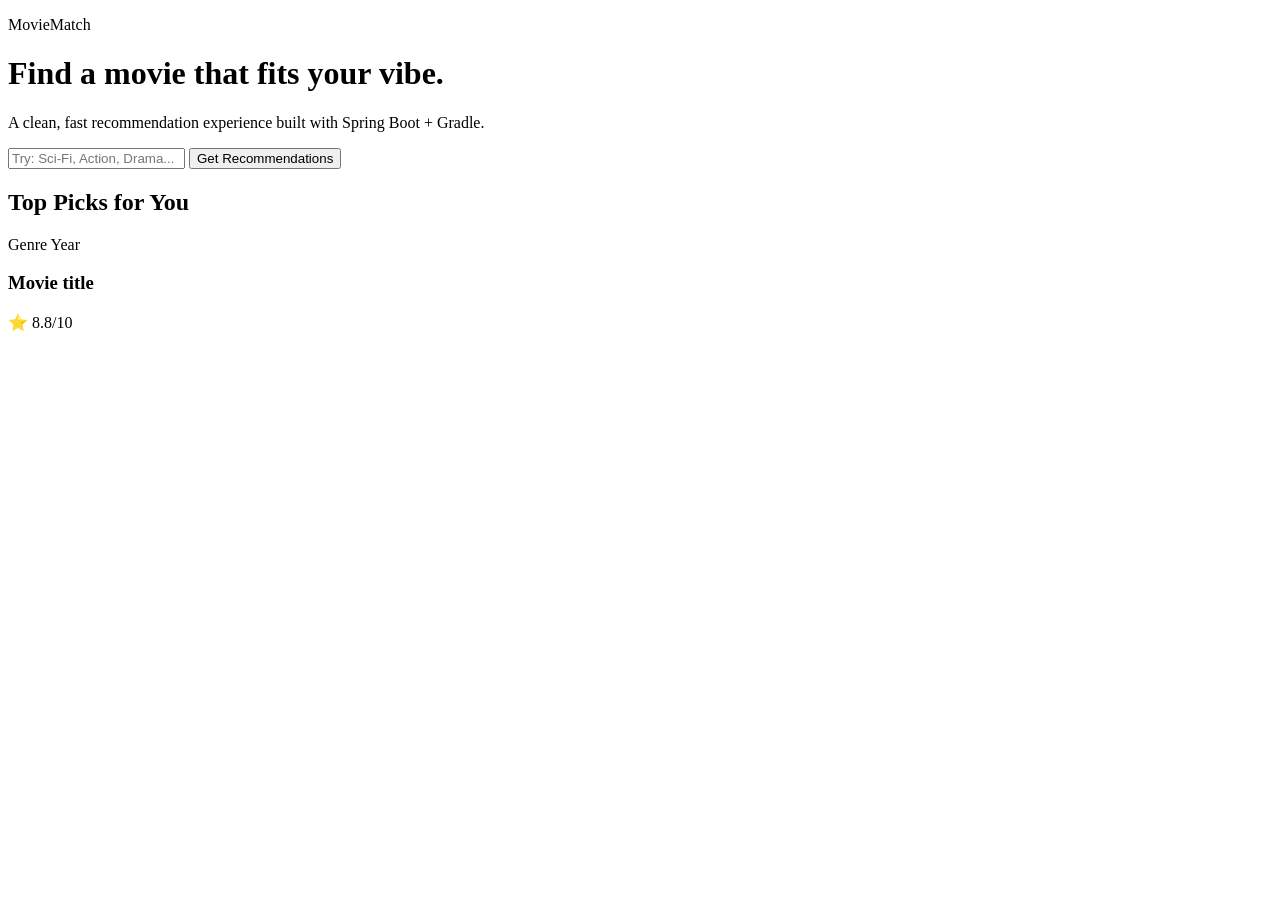
<file: src/main/resources/templates/index.html>
<!DOCTYPE html>
<html lang="en" xmlns:th="http://www.thymeleaf.org">
<head>
    <meta charset="UTF-8">
    <meta name="viewport" content="width=device-width, initial-scale=1.0">
    <title>MovieMatch | Discover Your Next Favorite Film</title>
    <link rel="preconnect" href="https://fonts.googleapis.com">
    <link rel="preconnect" href="https://fonts.gstatic.com" crossorigin>
    <link href="https://fonts.googleapis.com/css2?family=Inter:wght@400;600;700;800&display=swap" rel="stylesheet">
    <link rel="stylesheet" th:href="@{/css/style.css}">
</head>
<body>
<div class="page-wrap">
    <header class="hero">
        <p class="eyebrow">MovieMatch</p>
        <h1>Find a movie that fits your vibe.</h1>
        <p class="subtitle">A clean, fast recommendation experience built with Spring Boot + Gradle.</p>

        <form method="get" action="/" class="search-form">
            <input type="text" name="genre" th:value="${genre}" placeholder="Try: Sci-Fi, Action, Drama...">
            <button type="submit">Get Recommendations</button>
        </form>
    </header>

    <main>
        <section class="results-header">
            <h2 th:text="${#strings.isEmpty(genre) ? 'Top Picks for You' : 'Best ' + genre + ' Movies'}">Top Picks for You</h2>
        </section>

        <section class="card-grid">
            <article class="movie-card" th:each="movie : ${recommendations}">
                <div class="movie-meta">
                    <span th:text="${movie.genre()}">Genre</span>
                    <span th:text="${movie.releaseYear()}">Year</span>
                </div>
                <h3 th:text="${movie.title()}">Movie title</h3>
                <p class="rating">⭐ <span th:text="${movie.rating()}">8.8</span>/10</p>
            </article>
        </section>
    </main>
</div>
</body>
</html>
</file>
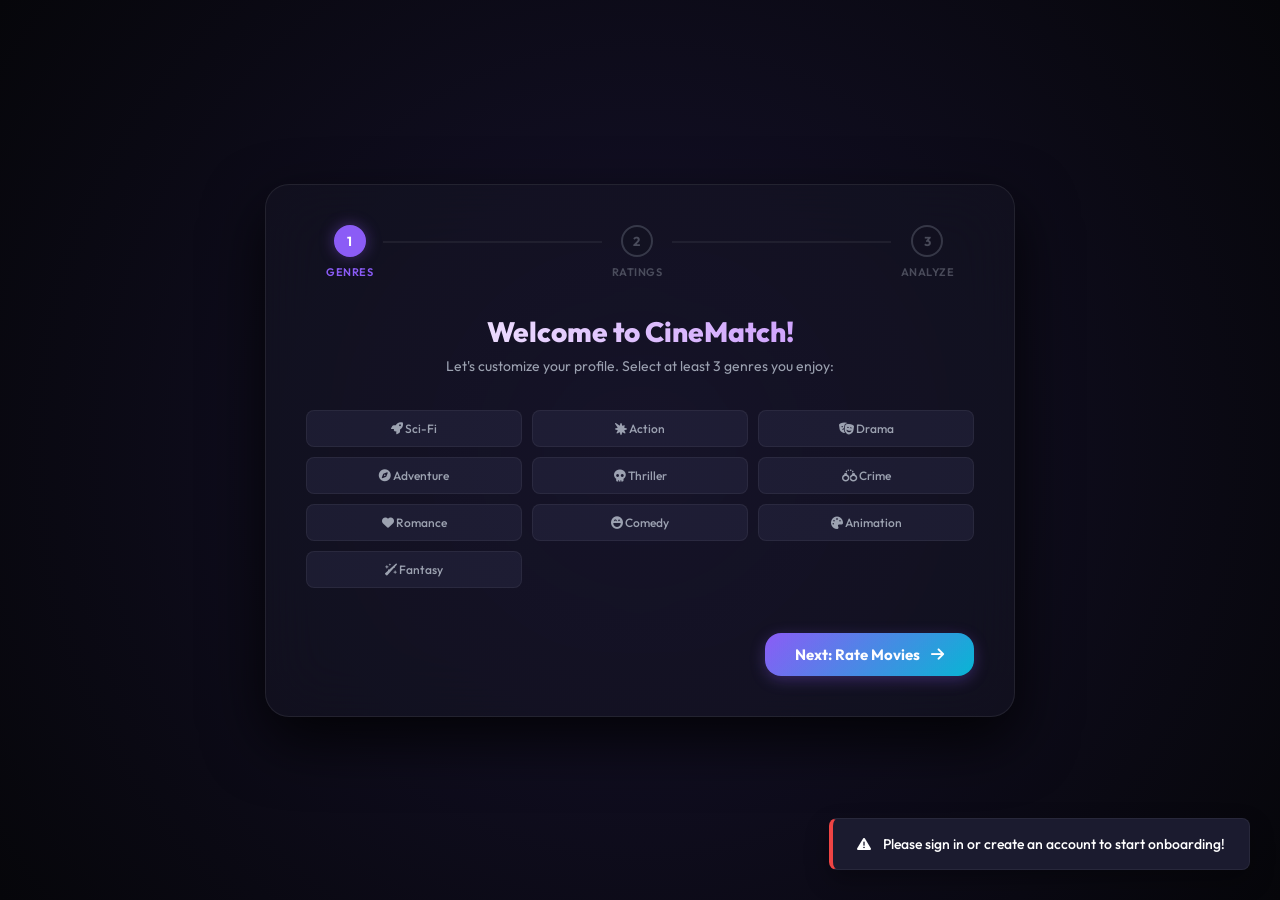
<file: src/main/resources/static/onboarding.html>
<!DOCTYPE html>
<html lang="en">
<head>
    <meta charset="UTF-8">
    <meta name="viewport" content="width=device-width, initial-scale=1.0">
    <title>CineMatch Onboarding | Customizing Your Feed</title>
    <!-- FontAwesome Icons -->
    <link rel="stylesheet" href="https://cdnjs.cloudflare.com/ajax/libs/font-awesome/6.4.0/css/all.min.css">
    <!-- Main Style -->
    <link rel="stylesheet" href="css/style.css">
    <style>
        body {
            display: flex;
            align-items: center;
            justify-content: center;
            min-height: 100vh;
            background: radial-gradient(circle at center, #16122d 0%, #06060a 100%);
            margin: 0;
            padding: 20px;
            overflow-y: auto;
        }
        
        .onboarding-card {
            width: 100%;
            max-width: 750px;
            background: rgba(18, 18, 31, 0.75);
            backdrop-filter: blur(30px);
            border: 1px solid rgba(255, 255, 255, 0.08);
            box-shadow: 0 24px 60px rgba(0, 0, 0, 0.8);
            border-radius: var(--radius-lg);
            padding: 40px;
            position: relative;
            overflow: hidden;
            animation: slideUp 0.6s cubic-bezier(0.4, 0, 0.2, 1);
        }

        .onboarding-card::before {
            content: '';
            position: absolute;
            top: -50%;
            left: -50%;
            width: 200%;
            height: 200%;
            background: radial-gradient(circle at center, rgba(139, 92, 246, 0.03) 0%, transparent 60%);
            pointer-events: none;
            z-index: 0;
        }

        @keyframes slideUp {
            from {
                opacity: 0;
                transform: translateY(30px);
            }
            to {
                opacity: 1;
                transform: translateY(0);
            }
        }

        .onboarding-movies-grid {
            max-height: 400px;
        }
    </style>
</head>
<body>

    <div class="onboarding-card">
        
        <!-- Step Progress Header -->
        <div class="onboarding-progress-header">
            <div class="onboarding-step-indicator active" id="onboarding-step-ind-1">
                <span class="step-num">1</span>
                <span class="step-label">Genres</span>
            </div>
            <div class="onboarding-step-line" id="onboarding-step-line-1"></div>
            <div class="onboarding-step-indicator" id="onboarding-step-ind-2">
                <span class="step-num">2</span>
                <span class="step-label">Ratings</span>
            </div>
            <div class="onboarding-step-line" id="onboarding-step-line-2"></div>
            <div class="onboarding-step-indicator" id="onboarding-step-ind-3">
                <span class="step-num">3</span>
                <span class="step-label">Analyze</span>
            </div>
        </div>

        <!-- STEP 1: SELECT GENRES -->
        <div class="onboarding-step-panel active" id="onboarding-step-panel-1">
            <h2 class="auth-title" style="text-align: center; font-size: 28px; margin-bottom: 8px;">Welcome to CineMatch!</h2>
            <p class="auth-subtitle" style="text-align: center; margin-bottom: 35px;">Let's customize your profile. Select at least 3 genres you enjoy:</p>
            
            <div class="pref-grid" id="onboarding-genres-grid" style="margin-bottom: 35px;">
                <div class="pref-checkbox-btn" data-genre="Sci-Fi"><i class="fa-solid fa-rocket"></i> Sci-Fi</div>
                <div class="pref-checkbox-btn" data-genre="Action"><i class="fa-solid fa-burst"></i> Action</div>
                <div class="pref-checkbox-btn" data-genre="Drama"><i class="fa-solid fa-masks-theater"></i> Drama</div>
                <div class="pref-checkbox-btn" data-genre="Adventure"><i class="fa-solid fa-compass"></i> Adventure</div>
                <div class="pref-checkbox-btn" data-genre="Thriller"><i class="fa-solid fa-skull"></i> Thriller</div>
                <div class="pref-checkbox-btn" data-genre="Crime"><i class="fa-solid fa-handcuffs"></i> Crime</div>
                <div class="pref-checkbox-btn" data-genre="Romance"><i class="fa-solid fa-heart"></i> Romance</div>
                <div class="pref-checkbox-btn" data-genre="Comedy"><i class="fa-solid fa-face-laugh-beam"></i> Comedy</div>
                <div class="pref-checkbox-btn" data-genre="Animation"><i class="fa-solid fa-palette"></i> Animation</div>
                <div class="pref-checkbox-btn" data-genre="Fantasy"><i class="fa-solid fa-wand-sparkles"></i> Fantasy</div>
            </div>

            <div style="display: flex; justify-content: flex-end;">
                <button class="btn-auth-submit" id="btn-onboarding-next-1" style="width: auto; padding: 12px 30px;" disabled>
                    Next: Rate Movies <i class="fa-solid fa-arrow-right" style="margin-left: 8px;"></i>
                </button>
            </div>
        </div>

        <!-- STEP 2: RATE STARTER MOVIES -->
        <div class="onboarding-step-panel" id="onboarding-step-panel-2">
            <h2 class="auth-title" style="text-align: center; font-size: 28px; margin-bottom: 8px;">Rate Starter Titles</h2>
            <p class="auth-subtitle" style="text-align: center; margin-bottom: 25px;" id="onboarding-rate-subtitle">Rate at least 5 movies/TV shows to initialize your AI recommendations: (0/5 rated)</p>
            
            <div class="onboarding-movies-grid" id="onboarding-movies-grid">
                <!-- Dynamic Grid of 12 seeding movies -->
            </div>

            <div style="display: flex; justify-content: space-between; align-items: center; margin-top: 30px;">
                <button class="btn-secondary" id="btn-onboarding-prev-2" style="padding: 10px 20px; background: rgba(255,255,255,0.05); border: 1px solid var(--glass-border); color: var(--text-main); border-radius: var(--radius-sm); cursor: pointer;">
                    <i class="fa-solid fa-arrow-left" style="margin-right: 8px;"></i> Back
                </button>
                <button class="btn-auth-submit" id="btn-onboarding-next-2" style="width: auto; padding: 12px 30px;" disabled>
                    Complete Onboarding <i class="fa-solid fa-check" style="margin-left: 8px;"></i>
                </button>
            </div>
        </div>

        <!-- STEP 3: COMPUTING ENGINE -->
        <div class="onboarding-step-panel" id="onboarding-step-panel-3" style="text-align: center; padding: 40px 0;">
            <div class="loader-circle-container">
                <div class="loader-glow-ring"></div>
                <i class="fa-solid fa-brain loader-brain-icon"></i>
            </div>
            <h2 class="auth-title" style="margin-top: 30px; font-size: 24px;">Configuring Your Feed...</h2>
            <p class="auth-subtitle" id="onboarding-loader-status" style="margin-top: 10px; max-width: 420px; margin-left: auto; margin-right: auto;">Analyzing genre overlaps and similarity scores...</p>
            
            <div class="onboarding-progress-bar-wrapper">
                <div class="onboarding-progress-bar-fill" id="onboarding-progress-fill"></div>
            </div>
        </div>

    </div>

    <!-- TOAST NOTIFICATION CONTAINER -->
    <div class="toast-container" id="toast-container"></div>

    <!-- Script logic -->
    <script src="js/onboarding.js"></script>
</body>
</html>
</file>
<file: src/main/resources/static/css/style.css>
@import url('https://fonts.googleapis.com/css2?family=Outfit:wght@300;400;500;600;700;800&display=swap');

/* ===== DARK THEME (DEFAULT) ===== */
:root {
    --bg-main: #09090e;
    --bg-surface: #12121f;
    --bg-surface-light: #1b1b2f;
    --primary: #8b5cf6;
    --primary-glow: rgba(139, 92, 246, 0.4);
    --secondary: #06b6d4;
    --secondary-glow: rgba(6, 182, 212, 0.3);
    --accent: #f59e0b;
    --accent-glow: rgba(245, 158, 11, 0.4);
    --text-main: #ffffff;
    --text-muted: #9ca3af;
    --text-dimmed: #6b7280;
    --glass-border: rgba(255, 255, 255, 0.06);
    --glass-bg: rgba(18, 18, 31, 0.7);
    --radius-sm: 8px;
    --radius-md: 16px;
    --radius-lg: 24px;
    --transition: all 0.3s cubic-bezier(0.4, 0, 0.2, 1);
    --header-bg: rgba(9, 9, 14, 0.85);
    --modal-bg: #14142a;
    --drawer-bg: #0f0f1e;
    --input-bg: rgba(255, 255, 255, 0.04);
    --card-bg: #14142a;
    --card-shadow: rgba(0, 0, 0, 0.4);
    --hero-overlay: linear-gradient(to right, rgba(9,9,14,0.96) 30%, rgba(9,9,14,0.3));
    --scrollbar-thumb: var(--bg-surface-light);
}

/* ===== LIGHT THEME ===== */
[data-theme="light"] {
    --bg-main: #f0f2f8;
    --bg-surface: #ffffff;
    --bg-surface-light: #e4e8f5;
    --text-main: #1a1a2e;
    --text-muted: #5a6278;
    --text-dimmed: #8892aa;
    --glass-border: rgba(0, 0, 0, 0.09);
    --glass-bg: rgba(255, 255, 255, 0.85);
    --header-bg: rgba(240, 242, 248, 0.92);
    --modal-bg: #ffffff;
    --drawer-bg: #ffffff;
    --input-bg: rgba(0, 0, 0, 0.04);
    --card-bg: #ffffff;
    --card-shadow: rgba(0, 0, 0, 0.1);
    --hero-overlay: linear-gradient(to right, rgba(240,242,248,0.96) 30%, rgba(240,242,248,0.2));
    --scrollbar-thumb: #c5cade;
    /* keep brand colors identical */
    --primary: #7c3aed;
    --primary-glow: rgba(124, 58, 237, 0.3);
    --secondary: #0891b2;
    --secondary-glow: rgba(8, 145, 178, 0.25);
    --accent: #d97706;
    --accent-glow: rgba(217, 119, 6, 0.3);
}

* {
    margin: 0;
    padding: 0;
    box-sizing: border-box;
    font-family: 'Outfit', sans-serif;
    scrollbar-width: thin;
    scrollbar-color: var(--primary) var(--bg-main);
}

/* Custom Scrollbar */
::-webkit-scrollbar {
    width: 6px;
    height: 6px;
}
::-webkit-scrollbar-track {
    background: var(--bg-main);
}
::-webkit-scrollbar-thumb {
    background: var(--bg-surface-light);
    border-radius: 10px;
}
::-webkit-scrollbar-thumb:hover {
    background: var(--primary);
}

body {
    background-color: var(--bg-main);
    color: var(--text-main);
    min-height: 100vh;
    display: flex;
    overflow-x: hidden;
    transition: background-color 0.35s ease, color 0.35s ease;
}

/* App Container — full-width, no sidebar offset */
.app-container {
    display: flex;
    width: 100vw;
    height: 100vh;
    overflow: hidden;
    position: relative;
}

/* ============================================
   RIGHT-SIDE NAV DRAWER
   ============================================ */
.sidebar {
    position: fixed;
    top: 0;
    left: 0;
    width: 250px;
    height: 100vh;
    background-color: var(--bg-surface);
    border-right: 1px solid var(--glass-border);
    display: flex;
    flex-direction: column;
    padding: 28px 22px;
    z-index: 400;
    transform: translateX(-100%);
    transition: transform 0.38s cubic-bezier(0.4, 0, 0.2, 1), box-shadow 0.38s ease, background-color 0.35s ease;
    box-shadow: none;
    overflow-y: auto;
}

.sidebar.open {
    transform: translateX(0);
    box-shadow: 8px 0 40px rgba(0, 0, 0, 0.45);
}

[data-theme="light"] .sidebar.open {
    box-shadow: 8px 0 30px rgba(0, 0, 0, 0.12);
}

/* Drawer close X button */
.drawer-close-btn {
    position: absolute;
    top: 18px;
    right: 18px;
    width: 32px;
    height: 32px;
    background: var(--input-bg);
    border: 1px solid var(--glass-border);
    border-radius: 50%;
    color: var(--text-muted);
    cursor: pointer;
    display: flex;
    align-items: center;
    justify-content: center;
    font-size: 14px;
    transition: var(--transition);
}
.drawer-close-btn:hover {
    color: var(--text-main);
    background: var(--primary);
    border-color: var(--primary);
}

/* Nav Drawer Overlay Backdrop */
.nav-drawer-overlay {
    position: fixed;
    inset: 0;
    background: rgba(0, 0, 0, 0.55);
    backdrop-filter: blur(3px);
    z-index: 399;
    opacity: 0;
    pointer-events: none;
    transition: opacity 0.35s ease;
}
.nav-drawer-overlay.active {
    opacity: 1;
    pointer-events: all;
}
[data-theme="light"] .nav-drawer-overlay {
    background: rgba(30, 30, 60, 0.28);
}

.logo-container {
    display: flex;
    align-items: center;
    gap: 12px;
    margin-bottom: 40px;
    padding-left: 10px;
}

.logo-icon {
    width: 36px;
    height: 36px;
    background: linear-gradient(135deg, var(--primary), var(--secondary));
    border-radius: 10px;
    display: flex;
    align-items: center;
    justify-content: center;
    box-shadow: 0 0 15px var(--primary-glow);
}

.logo-text {
    font-size: 20px;
    font-weight: 800;
    letter-spacing: 0.5px;
    background: linear-gradient(to right, #ffffff, #c084fc);
    -webkit-background-clip: text;
    -webkit-text-fill-color: transparent;
}

.nav-menu {
    list-style: none;
    display: flex;
    flex-direction: column;
    gap: 8px;
}

.nav-item {
    display: flex;
    align-items: center;
    gap: 16px;
    padding: 14px 18px;
    color: var(--text-muted);
    text-decoration: none;
    font-weight: 500;
    border-radius: var(--radius-md);
    cursor: pointer;
    transition: var(--transition);
}

.nav-item i {
    font-size: 20px;
}

.nav-item:hover, .nav-item.active {
    color: var(--text-main);
    background-color: var(--bg-surface-light);
}

.nav-item.active {
    border-left: 4px solid var(--primary);
    box-shadow: 0 4px 20px rgba(0,0,0,0.15);
    background: linear-gradient(to right, rgba(139, 92, 246, 0.1), transparent);
}

.user-profile-section {
    margin-top: auto;
    padding: 15px;
    background-color: var(--bg-surface-light);
    border-radius: var(--radius-md);
    display: flex;
    flex-direction: column;
    gap: 12px;
    border: 1px solid var(--glass-border);
}

.user-info {
    display: flex;
    align-items: center;
    gap: 12px;
}

.user-avatar {
    width: 40px;
    height: 40px;
    border-radius: 50%;
    background: linear-gradient(135deg, var(--secondary), var(--primary));
    display: flex;
    align-items: center;
    justify-content: center;
    font-weight: 700;
    color: var(--text-main);
    box-shadow: 0 0 10px var(--secondary-glow);
}

.user-details {
    display: flex;
    flex-direction: column;
    overflow: hidden;
}

.username {
    font-weight: 600;
    font-size: 14px;
    white-space: nowrap;
    overflow: hidden;
    text-overflow: ellipsis;
}

.user-role {
    font-size: 11px;
    color: var(--text-muted);
}

.btn-auth {
    width: 100%;
    padding: 8px;
    border: none;
    border-radius: var(--radius-sm);
    font-weight: 600;
    cursor: pointer;
    background: transparent;
    color: var(--text-main);
    border: 1px solid var(--primary);
    transition: var(--transition);
}

.btn-auth:hover {
    background-color: var(--primary);
    box-shadow: 0 0 15px var(--primary-glow);
}

.btn-logout {
    width: 100%;
    padding: 8px;
    border: none;
    border-radius: var(--radius-sm);
    font-weight: 600;
    cursor: pointer;
    background-color: rgba(239, 68, 68, 0.15);
    color: #ef4444;
    transition: var(--transition);
}

.btn-logout:hover {
    background-color: #ef4444;
    color: var(--text-main);
}

/* Main Content Wrapper */
.main-content {
    flex-grow: 1;
    height: 100%;
    overflow-y: auto;
    display: flex;
    flex-direction: column;
    position: relative;
}

/* Header */
.top-header {
    height: 80px;
    padding: 0 40px;
    display: flex;
    align-items: center;
    justify-content: space-between;
    background-color: var(--header-bg);
    backdrop-filter: blur(12px);
    position: sticky;
    top: 0;
    z-index: 5;
    border-bottom: 1px solid var(--glass-border);
    transition: background-color 0.35s ease, border-color 0.35s ease;
}

.search-bar {
    display: flex;
    align-items: center;
    background-color: var(--bg-surface);
    border: 1px solid var(--glass-border);
    border-radius: var(--radius-lg);
    padding: 8px 20px;
    width: 400px;
    gap: 12px;
    transition: var(--transition);
}

.search-bar:focus-within {
    border-color: var(--primary);
    box-shadow: 0 0 15px rgba(139, 92, 246, 0.2);
}

.search-bar input {
    background: transparent;
    border: none;
    outline: none;
    color: var(--text-main);
    width: 100%;
    font-size: 14px;
}

.search-bar input::placeholder {
    color: var(--text-muted);
}

.search-bar i {
    color: var(--text-muted);
}

.header-actions {
    display: flex;
    align-items: center;
    gap: 14px;
}

/* Theme Toggle Button */
.btn-theme-toggle {
    width: 38px;
    height: 38px;
    border-radius: 50%;
    border: 1px solid var(--glass-border);
    background: var(--input-bg);
    color: var(--text-muted);
    cursor: pointer;
    display: flex;
    align-items: center;
    justify-content: center;
    font-size: 15px;
    transition: var(--transition);
    flex-shrink: 0;
}
.btn-theme-toggle:hover {
    color: var(--accent);
    background: var(--bg-surface-light);
    border-color: var(--accent);
    box-shadow: 0 0 12px var(--accent-glow);
    transform: rotate(20deg);
}
[data-theme="light"] .btn-theme-toggle .icon-moon { display: none; }
[data-theme="light"] .btn-theme-toggle .icon-sun { display: block; }
.btn-theme-toggle .icon-sun { display: none; }
.btn-theme-toggle .icon-moon { display: block; }

/* Nav Toggle (Hamburger) Button */
.btn-nav-toggle {
    width: 38px;
    height: 38px;
    border-radius: var(--radius-sm);
    border: 1px solid var(--glass-border);
    background: var(--input-bg);
    color: var(--text-muted);
    cursor: pointer;
    display: flex;
    align-items: center;
    justify-content: center;
    font-size: 16px;
    transition: var(--transition);
    flex-shrink: 0;
}
.btn-nav-toggle:hover {
    color: var(--primary);
    background: var(--bg-surface-light);
    border-color: var(--primary);
    box-shadow: 0 0 12px var(--primary-glow);
}

.notification-badge {
    position: relative;
    cursor: pointer;
    font-size: 20px;
    color: var(--text-muted);
    transition: var(--transition);
}

.notification-badge:hover {
    color: var(--text-main);
}

.badge {
    position: absolute;
    top: -5px;
    right: -5px;
    width: 8px;
    height: 8px;
    border-radius: 50%;
    background-color: var(--secondary);
    box-shadow: 0 0 8px var(--secondary-glow);
}

/* Views (Pages) */
.view {
    display: none;
    padding: 30px 40px;
    animation: fadeIn 0.4s ease-out;
}

.view.active {
    display: block;
}

@keyframes fadeIn {
    from { opacity: 0; transform: translateY(10px); }
    to { opacity: 1; transform: translateY(0); }
}

/* Hero Section */
.hero-section {
    height: 380px;
    border-radius: var(--radius-lg);
    overflow: hidden;
    position: relative;
    margin-bottom: 40px;
    border: 1px solid var(--glass-border);
    box-shadow: 0 10px 30px rgba(0,0,0,0.3);
}

.hero-backdrop {
    position: absolute;
    top: 0;
    left: 0;
    width: 100%;
    height: 100%;
    background-size: cover;
    background-position: center;
    transition: background-image 0.5s ease-in-out;
}

.hero-overlay {
    position: absolute;
    top: 0;
    left: 0;
    width: 100%;
    height: 100%;
    background: linear-gradient(to right, rgba(9, 9, 14, 0.95) 30%, rgba(9, 9, 14, 0.4) 70%, rgba(9, 9, 14, 0.9) 100%),
                linear-gradient(to top, rgba(9, 9, 14, 1), transparent 50%);
}

.hero-content {
    position: relative;
    z-index: 2;
    height: 100%;
    display: flex;
    flex-direction: column;
    justify-content: center;
    padding: 40px;
    width: 50%;
    gap: 15px;
}

.hero-tag {
    background: linear-gradient(95deg, var(--primary), var(--secondary));
    padding: 6px 12px;
    border-radius: var(--radius-sm);
    font-size: 11px;
    font-weight: 700;
    text-transform: uppercase;
    letter-spacing: 1px;
    align-self: flex-start;
    box-shadow: 0 0 10px var(--primary-glow);
}

.hero-title {
    font-size: 38px;
    font-weight: 800;
    line-height: 1.1;
    background: linear-gradient(to right, #fff, #e0e7ff);
    -webkit-background-clip: text;
    -webkit-text-fill-color: transparent;
}

.hero-meta {
    display: flex;
    align-items: center;
    gap: 15px;
    font-size: 14px;
    color: var(--text-muted);
}

.rating-stars {
    color: var(--accent);
    display: flex;
    align-items: center;
    gap: 4px;
}

.hero-desc {
    font-size: 14px;
    color: var(--text-muted);
    line-height: 1.5;
    display: -webkit-box;
    -webkit-line-clamp: 3;
    -webkit-box-orient: vertical;
    overflow: hidden;
}

.hero-buttons {
    display: flex;
    gap: 15px;
    margin-top: 10px;
}

.btn-primary {
    background: linear-gradient(135deg, var(--primary), #7c3aed);
    color: var(--text-main);
    border: none;
    padding: 12px 28px;
    border-radius: var(--radius-md);
    font-weight: 600;
    cursor: pointer;
    display: flex;
    align-items: center;
    gap: 10px;
    transition: var(--transition);
    box-shadow: 0 4px 15px var(--primary-glow);
}

.btn-primary:hover {
    transform: translateY(-2px);
    box-shadow: 0 6px 20px rgba(139, 92, 246, 0.6);
}

.btn-secondary {
    background-color: rgba(255, 255, 255, 0.08);
    color: var(--text-main);
    border: 1px solid var(--glass-border);
    padding: 12px 24px;
    border-radius: var(--radius-md);
    font-weight: 600;
    cursor: pointer;
    display: flex;
    align-items: center;
    gap: 10px;
    transition: var(--transition);
}

.btn-secondary:hover {
    background-color: rgba(255, 255, 255, 0.15);
    border-color: var(--text-muted);
}

/* Sections Layout */
.section-header {
    display: flex;
    align-items: center;
    justify-content: space-between;
    margin-bottom: 24px;
}

.section-title {
    font-size: 22px;
    font-weight: 700;
    position: relative;
    padding-left: 14px;
}

.section-title::before {
    content: '';
    position: absolute;
    left: 0;
    top: 4px;
    bottom: 4px;
    width: 4px;
    background: linear-gradient(to bottom, var(--primary), var(--secondary));
    border-radius: 2px;
}

.genre-filter-pills {
    display: flex;
    gap: 10px;
    overflow-x: auto;
    padding-bottom: 10px;
    margin-bottom: 25px;
}

.genre-pill {
    padding: 8px 18px;
    background-color: var(--bg-surface);
    border: 1px solid var(--glass-border);
    border-radius: var(--radius-lg);
    font-size: 13px;
    font-weight: 500;
    cursor: pointer;
    transition: var(--transition);
    white-space: nowrap;
}

.genre-pill:hover, .genre-pill.active {
    background-color: var(--primary);
    border-color: var(--primary);
    box-shadow: 0 0 10px var(--primary-glow);
}

.discover-filters-row {
    display: flex;
    gap: 20px;
    margin-bottom: 25px;
    flex-wrap: wrap;
    background: rgba(255, 255, 255, 0.02);
    padding: 16px 20px;
    border-radius: var(--radius-lg);
    border: 1px solid var(--glass-border);
}

.filter-group {
    display: flex;
    align-items: center;
    gap: 10px;
}

.filter-group label {
    font-size: 13px;
    font-weight: 600;
    color: var(--text-secondary);
    display: flex;
    align-items: center;
    gap: 6px;
}

.filter-select {
    padding: 8px 16px;
    background-color: var(--bg-surface);
    border: 1px solid var(--glass-border);
    border-radius: var(--radius-md);
    color: var(--text);
    font-size: 13px;
    font-weight: 500;
    cursor: pointer;
    outline: none;
    transition: var(--transition);
}

.filter-select:focus, .filter-select:hover {
    border-color: var(--primary);
    box-shadow: 0 0 8px var(--primary-glow);
}

.search-guess-banner {
    display: flex;
    align-items: center;
    gap: 15px;
    background: linear-gradient(135deg, rgba(139, 92, 246, 0.1), rgba(168, 85, 247, 0.15));
    border: 1px solid rgba(139, 92, 246, 0.3);
    padding: 16px 20px;
    border-radius: var(--radius-lg);
    color: var(--text);
    font-size: 15px;
    box-shadow: 0 4px 15px rgba(139, 92, 246, 0.1);
    animation: fadeIn 0.3s ease-in-out;
}

.search-guess-icon {
    font-size: 22px;
}

.search-guess-text {
    line-height: 1.4;
    font-weight: 500;
}

/* Movie Cards Grid */
.movie-grid {
    display: grid;
    grid-template-columns: repeat(auto-fill, minmax(200px, 1fr));
    gap: 24px;
    margin-bottom: 40px;
}

.movie-card {
    background-color: var(--bg-surface);
    border-radius: var(--radius-md);
    overflow: hidden;
    border: 1px solid var(--glass-border);
    cursor: pointer;
    transition: var(--transition);
    position: relative;
    display: flex;
    flex-direction: column;
    height: 380px;
}

.movie-card:hover {
    transform: translateY(-8px);
    border-color: var(--primary);
    box-shadow: 0 8px 25px rgba(139, 92, 246, 0.25);
}

.card-poster {
    height: 260px;
    width: 100%;
    overflow: hidden;
    position: relative;
}

.card-poster img {
    width: 100%;
    height: 100%;
    object-fit: cover;
    transition: var(--transition);
}

.movie-card:hover .card-poster img {
    transform: scale(1.08);
}

.recommendation-match {
    position: absolute;
    top: 12px;
    right: 12px;
    background-color: rgba(9, 9, 14, 0.85);
    border: 1px solid var(--secondary);
    padding: 4px 8px;
    border-radius: var(--radius-sm);
    font-size: 11px;
    font-weight: 700;
    color: var(--secondary);
    backdrop-filter: blur(5px);
    box-shadow: 0 0 8px var(--secondary-glow);
}

.recommendation-type {
    position: absolute;
    top: 12px;
    left: 12px;
    background-color: rgba(139, 92, 246, 0.9);
    padding: 4px 8px;
    border-radius: var(--radius-sm);
    font-size: 9px;
    font-weight: 700;
    text-transform: uppercase;
    letter-spacing: 0.5px;
    box-shadow: 0 0 8px var(--primary-glow);
}

.card-content {
    padding: 16px;
    display: flex;
    flex-direction: column;
    flex-grow: 1;
    justify-content: space-between;
}

.card-title {
    font-size: 15px;
    font-weight: 700;
    overflow: hidden;
    text-overflow: ellipsis;
    display: -webkit-box;
    -webkit-line-clamp: 2;
    -webkit-box-orient: vertical;
    margin-bottom: 4px;
    min-height: 38px; /* Standardize card height for vertical alignment */
}

.card-genres {
    font-size: 11px;
    color: var(--text-muted);
    white-space: nowrap;
    overflow: hidden;
    text-overflow: ellipsis;
    margin-bottom: 12px;
}

.card-footer {
    display: flex;
    align-items: center;
    justify-content: space-between;
    font-size: 13px;
}

.card-year {
    color: var(--text-dimmed);
}

.card-rating {
    display: flex;
    align-items: center;
    gap: 4px;
    color: var(--accent);
    font-weight: 600;
}

.card-action-overlay {
    position: absolute;
    bottom: 120px; /* Right above the content info */
    right: 12px;
    display: flex;
    flex-direction: column;
    gap: 8px;
    opacity: 0;
    transform: translateY(10px);
    transition: var(--transition);
}

.movie-card:hover .card-action-overlay {
    opacity: 1;
    transform: translateY(0);
}

.card-action-btn {
    width: 36px;
    height: 36px;
    border-radius: 50%;
    background-color: var(--bg-surface);
    border: 1px solid var(--glass-border);
    color: var(--text-main);
    display: flex;
    align-items: center;
    justify-content: center;
    cursor: pointer;
    transition: var(--transition);
}

.card-action-btn:hover {
    background-color: var(--primary);
    border-color: var(--primary);
    color: var(--text-main);
    box-shadow: 0 0 10px var(--primary-glow);
}

.card-action-btn.active {
    background-color: var(--secondary);
    border-color: var(--secondary);
    color: var(--text-main);
    box-shadow: 0 0 10px var(--secondary-glow);
}

/* Modals (Overlay Styles) */
.modal-overlay {
    position: fixed;
    top: 0;
    left: 0;
    width: 100vw;
    height: 100vh;
    background-color: rgba(9, 9, 14, 0.85);
    backdrop-filter: blur(8px);
    z-index: 100;
    display: flex;
    align-items: center;
    justify-content: center;
    opacity: 0;
    pointer-events: none;
    transition: var(--transition);
}

.modal-overlay.active {
    opacity: 1;
    pointer-events: all;
}

.modal-container {
    background-color: var(--bg-surface);
    border: 1px solid var(--glass-border);
    border-radius: var(--radius-lg);
    overflow: hidden;
    position: relative;
    max-width: 900px;
    width: 90%;
    max-height: 85vh;
    display: flex;
    flex-direction: column;
    box-shadow: 0 20px 50px rgba(0, 0, 0, 0.5);
    transform: scale(0.9);
    transition: var(--transition);
}

.modal-overlay.active .modal-container {
    transform: scale(1);
}

.modal-close-btn {
    position: absolute;
    top: 20px;
    right: 20px;
    width: 36px;
    height: 36px;
    border-radius: 50%;
    background-color: rgba(9, 9, 14, 0.7);
    border: 1px solid var(--glass-border);
    color: var(--text-main);
    display: flex;
    align-items: center;
    justify-content: center;
    cursor: pointer;
    z-index: 10;
    transition: var(--transition);
}

.modal-close-btn:hover {
    background-color: #ef4444;
    border-color: #ef4444;
}

/* Movie Details Modal Styling */
.movie-details-body {
    overflow-y: auto;
    flex-grow: 1;
}

.modal-hero {
    height: 300px;
    position: relative;
}

.modal-backdrop-img {
    width: 100%;
    height: 100%;
    object-fit: cover;
}

.modal-hero-overlay {
    position: absolute;
    top: 0;
    left: 0;
    width: 100%;
    height: 100%;
    background: linear-gradient(to top, var(--bg-surface), transparent);
}

.modal-main-info {
    padding: 0 40px 30px;
    display: flex;
    gap: 30px;
    position: relative;
    margin-top: -80px;
}

.modal-poster {
    width: 150px;
    height: 220px;
    border-radius: var(--radius-md);
    overflow: hidden;
    border: 2px solid var(--glass-border);
    box-shadow: 0 8px 20px rgba(0,0,0,0.4);
    flex-shrink: 0;
}

.modal-poster img {
    width: 100%;
    height: 100%;
    object-fit: cover;
}

.modal-title-desc {
    display: flex;
    flex-direction: column;
    justify-content: flex-end;
    padding-bottom: 10px;
    gap: 12px;
}

.modal-title {
    font-size: 32px;
    font-weight: 800;
    line-height: 1.1;
}

.modal-genres-list {
    display: flex;
    flex-wrap: wrap;
    gap: 8px;
}

.modal-genre-tag {
    padding: 4px 10px;
    background-color: var(--bg-surface-light);
    border: 1px solid var(--glass-border);
    border-radius: var(--radius-sm);
    font-size: 11px;
    color: var(--text-muted);
}

.modal-metadata {
    display: flex;
    gap: 20px;
    font-size: 14px;
    color: var(--text-muted);
}

.modal-content-grid {
    display: grid;
    grid-template-columns: 3fr 2fr;
    gap: 40px;
    padding: 0 40px 40px;
}

.detail-section-title {
    font-size: 18px;
    font-weight: 700;
    margin-bottom: 12px;
    color: var(--text-main);
    border-bottom: 1px solid var(--glass-border);
    padding-bottom: 6px;
}

.movie-plot {
    color: var(--text-muted);
    font-size: 14px;
    line-height: 1.6;
    margin-bottom: 24px;
}

.movie-credits {
    display: flex;
    flex-direction: column;
    gap: 8px;
    font-size: 14px;
    margin-bottom: 24px;
}

.credits-item span {
    font-weight: 600;
    color: var(--text-main);
}

.credits-item {
    color: var(--text-muted);
}

/* Interactive Rating Action in Modal */
.rate-action-box {
    background-color: var(--bg-surface-light);
    border: 1px solid var(--glass-border);
    border-radius: var(--radius-md);
    padding: 20px;
    margin-bottom: 24px;
    display: flex;
    flex-direction: column;
    align-items: center;
    gap: 10px;
}

.rate-title {
    font-size: 14px;
    font-weight: 600;
    color: var(--text-muted);
}

.star-rating-input {
    display: flex;
    gap: 8px;
    font-size: 28px;
    color: var(--text-dimmed);
    cursor: pointer;
}

.star-rating-input i:hover, 
.star-rating-input i.hovered, 
.star-rating-input i.selected {
    color: var(--accent);
    text-shadow: 0 0 10px var(--accent-glow);
}

/* Reviews List and Input */
.reviews-section {
    max-height: 400px;
    display: flex;
    flex-direction: column;
    gap: 15px;
}

.add-review-box {
    display: flex;
    flex-direction: column;
    gap: 10px;
}

.add-review-box textarea {
    background-color: var(--bg-surface-light);
    border: 1px solid var(--glass-border);
    border-radius: var(--radius-md);
    padding: 12px;
    color: var(--text-main);
    resize: none;
    height: 80px;
    font-size: 14px;
    outline: none;
    transition: var(--transition);
}

.add-review-box textarea:focus {
    border-color: var(--primary);
}

.btn-submit-review {
    background: linear-gradient(135deg, var(--primary), #7c3aed);
    color: var(--text-main);
    border: none;
    padding: 8px 16px;
    border-radius: var(--radius-sm);
    font-weight: 600;
    cursor: pointer;
    align-self: flex-end;
    transition: var(--transition);
}

.btn-submit-review:hover {
    box-shadow: 0 0 10px var(--primary-glow);
}

.reviews-list {
    display: flex;
    flex-direction: column;
    gap: 12px;
    overflow-y: auto;
    max-height: 250px;
    padding-right: 5px;
}

.review-card {
    background-color: rgba(255, 255, 255, 0.02);
    border: 1px solid var(--glass-border);
    border-radius: var(--radius-md);
    padding: 14px;
    display: flex;
    flex-direction: column;
    gap: 6px;
}

.review-header {
    display: flex;
    justify-content: space-between;
    align-items: center;
    font-size: 12px;
}

.review-author {
    font-weight: 600;
    color: var(--secondary);
}

.review-date {
    color: var(--text-dimmed);
}

.review-body {
    font-size: 13px;
    color: var(--text-muted);
    line-height: 1.5;
}

.no-reviews {
    color: var(--text-dimmed);
    font-size: 13px;
    font-style: italic;
    text-align: center;
    padding: 20px 0;
}

/* Auth Page Modals */
.auth-modal {
    max-width: 420px;
    padding: 40px;
}

.auth-title {
    font-size: 26px;
    font-weight: 800;
    margin-bottom: 10px;
    text-align: center;
    background: linear-gradient(to right, #ffffff, #c084fc);
    -webkit-background-clip: text;
    -webkit-text-fill-color: transparent;
}

.auth-subtitle {
    font-size: 14px;
    color: var(--text-muted);
    text-align: center;
    margin-bottom: 30px;
}

.auth-form {
    display: flex;
    flex-direction: column;
    gap: 20px;
}

.form-group {
    display: flex;
    flex-direction: column;
    gap: 8px;
}

.form-group label {
    font-size: 13px;
    font-weight: 600;
    color: var(--text-muted);
}

.input-wrapper {
    position: relative;
    display: flex;
    align-items: center;
}

.input-wrapper i {
    position: absolute;
    left: 16px;
    top: 50%;
    transform: translateY(-50%);
    color: var(--text-dimmed);
}

.input-wrapper input {
    width: 100%;
    padding: 12px 16px 12px 44px;
    background-color: var(--bg-surface-light);
    border: 1px solid var(--glass-border);
    border-radius: var(--radius-md);
    color: var(--text-main);
    font-size: 14px;
    outline: none;
    transition: var(--transition);
}

.input-wrapper input:focus {
    border-color: var(--primary);
    box-shadow: 0 0 10px rgba(139, 92, 246, 0.15);
}

.input-wrapper.password-wrapper input {
    padding-right: 44px;
}

.input-wrapper .toggle-password {
    position: absolute;
    right: 16px !important;
    left: auto !important;
    top: 50%;
    transform: translateY(-50%);
    cursor: pointer;
    color: var(--text-dimmed);
    transition: var(--transition);
    pointer-events: auto;
    z-index: 10;
}

.input-wrapper .toggle-password:hover {
    color: var(--primary);
    transform: translateY(-50%) scale(1.15);
}


.btn-auth-submit {
    margin-top: 10px;
    background: linear-gradient(135deg, var(--primary), var(--secondary));
    color: var(--text-main);
    border: none;
    padding: 14px;
    border-radius: var(--radius-md);
    font-weight: 700;
    font-size: 15px;
    cursor: pointer;
    transition: var(--transition);
    box-shadow: 0 4px 15px rgba(139, 92, 246, 0.3);
}

.btn-auth-submit:hover {
    transform: translateY(-1px);
    box-shadow: 0 6px 20px rgba(139, 92, 246, 0.5);
}

.auth-switch {
    font-size: 13px;
    color: var(--text-muted);
    text-align: center;
    margin-top: 15px;
}

.auth-switch span {
    color: var(--primary);
    cursor: pointer;
    font-weight: 600;
    text-decoration: underline;
}

/* Profile Preferences Styles */
.pref-grid {
    display: grid;
    grid-template-columns: repeat(3, 1fr);
    gap: 10px;
    margin-top: 10px;
}

.pref-checkbox-btn {
    border: 1px solid var(--glass-border);
    background-color: var(--bg-surface-light);
    color: var(--text-muted);
    padding: 10px;
    border-radius: var(--radius-sm);
    text-align: center;
    cursor: pointer;
    font-size: 12px;
    font-weight: 500;
    transition: var(--transition);
}

.pref-checkbox-btn.selected {
    background-color: var(--primary);
    border-color: var(--primary);
    color: var(--text-main);
    box-shadow: 0 0 10px var(--primary-glow);
}

/* Recommendation Visual explanation helper */
.recs-explainer-card {
    background: linear-gradient(135deg, rgba(139, 92, 246, 0.08), rgba(6, 182, 212, 0.05));
    border: 1px solid rgba(139, 92, 246, 0.2);
    border-radius: var(--radius-md);
    padding: 20px;
    margin-bottom: 30px;
    display: flex;
    align-items: center;
    gap: 20px;
}

.recs-explainer-icon {
    font-size: 32px;
    color: var(--secondary);
    text-shadow: 0 0 15px var(--secondary-glow);
}

.recs-explainer-text h4 {
    font-size: 16px;
    font-weight: 700;
    margin-bottom: 4px;
}

.recs-explainer-text p {
    font-size: 13px;
    color: var(--text-muted);
    line-height: 1.4;
}

/* Toast Messages */
.toast-container {
    position: fixed;
    bottom: 30px;
    right: 30px;
    z-index: 1000;
    display: flex;
    flex-direction: column;
    gap: 10px;
}

.toast {
    background-color: var(--bg-surface-light);
    border-left: 4px solid var(--primary);
    border-right: 1px solid var(--glass-border);
    border-top: 1px solid var(--glass-border);
    border-bottom: 1px solid var(--glass-border);
    color: var(--text-main);
    padding: 16px 24px;
    border-radius: var(--radius-sm);
    font-size: 14px;
    font-weight: 500;
    box-shadow: 0 10px 25px rgba(0,0,0,0.3);
    display: flex;
    align-items: center;
    gap: 12px;
    animation: slideIn 0.3s cubic-bezier(0.4, 0, 0.2, 1);
}

@keyframes slideIn {
    from { transform: translateX(100%); opacity: 0; }
    to { transform: translateX(0); opacity: 1; }
}

.toast.success {
    border-left-color: #10b981;
}

.toast.error {
    border-left-color: #ef4444;
}

.toast.info {
    border-left-color: var(--secondary);
}

/* IMDb Badge */
.imdb-badge {
    display: inline-flex;
    align-items: center;
    background-color: rgba(245, 197, 24, 0.15);
    border: 1px solid rgba(245, 197, 24, 0.4);
    color: #f5c518;
    padding: 2px 6px;
    border-radius: 4px;
    font-size: 11px;
    font-weight: 700;
    gap: 3px;
    line-height: 1;
}

/* Netflix-Style Horizontal Scroll Rows */
.dashboard-rows-container {
    display: flex;
    flex-direction: column;
    gap: 10px;
    margin-top: 30px;
}

.movie-row-container {
    margin-bottom: 30px;
    position: relative;
}

.movie-row-wrapper {
    position: relative;
    display: flex;
    align-items: center;
}

.movie-row {
    display: flex;
    flex-wrap: nowrap;
    overflow-x: auto;
    scroll-behavior: smooth;
    gap: 20px;
    padding: 10px 5px 25px 5px;
    width: 100%;
    scrollbar-width: none; /* Hide scrollbar Firefox */
}

.movie-row::-webkit-scrollbar {
    display: none; /* Hide scrollbar Chrome/Safari */
}

/* Movie cards inside the rows need a fixed width so they don't shrink */
.movie-row .movie-card {
    flex: 0 0 210px; /* fixed width, no shrinking */
    height: 360px;
}

/* Row Navigation Buttons (Arrows) */
.row-nav-btn {
    position: absolute;
    top: 50%;
    transform: translateY(-50%);
    width: 40px;
    height: 40px;
    border-radius: 50%;
    background: rgba(18, 18, 31, 0.85);
    border: 1px solid var(--glass-border);
    color: var(--text-main);
    display: flex;
    align-items: center;
    justify-content: center;
    cursor: pointer;
    z-index: 5;
    opacity: 0;
    transition: var(--transition);
    backdrop-filter: blur(10px);
    box-shadow: 0 4px 12px rgba(0, 0, 0, 0.5);
}

.row-nav-btn.prev {
    left: -20px;
}

.row-nav-btn.next {
    right: -20px;
}

.movie-row-wrapper:hover .row-nav-btn {
    opacity: 1;
}

.row-nav-btn:hover {
    background: var(--primary);
    border-color: var(--primary);
    color: white;
    transform: translateY(-50%) scale(1.1);
    box-shadow: 0 0 15px var(--primary-glow);
}

/* Onboarding Wizard Modal Styles */
.onboarding-modal {
    background: rgba(18, 18, 31, 0.9) !important;
    backdrop-filter: blur(25px);
    border: 1px solid rgba(255, 255, 255, 0.08);
    box-shadow: 0 24px 60px rgba(0, 0, 0, 0.7);
}

.onboarding-progress-header {
    display: flex;
    align-items: center;
    justify-content: space-between;
    margin-bottom: 35px;
    padding: 0 20px;
}

.onboarding-step-indicator {
    display: flex;
    flex-direction: column;
    align-items: center;
    gap: 8px;
    position: relative;
    z-index: 2;
    opacity: 0.4;
    transition: var(--transition);
}

.onboarding-step-indicator.active {
    opacity: 1;
}

.onboarding-step-indicator.completed {
    opacity: 1;
}

.onboarding-step-indicator.completed .step-num {
    background: var(--secondary);
    border-color: var(--secondary);
    color: var(--bg-main);
    box-shadow: 0 0 15px var(--secondary-glow);
}

.onboarding-step-indicator.active .step-num {
    background: var(--primary);
    border-color: var(--primary);
    box-shadow: 0 0 15px var(--primary-glow);
    color: white;
}

.step-num {
    width: 32px;
    height: 32px;
    border-radius: 50%;
    border: 2px solid var(--text-dimmed);
    background: var(--bg-surface);
    display: flex;
    align-items: center;
    justify-content: center;
    font-weight: 700;
    font-size: 13px;
    color: var(--text-muted);
    transition: var(--transition);
}

.step-label {
    font-size: 11px;
    font-weight: 600;
    text-transform: uppercase;
    letter-spacing: 0.5px;
    color: var(--text-muted);
}

.onboarding-step-indicator.active .step-label {
    color: var(--primary);
}

.onboarding-step-indicator.completed .step-label {
    color: var(--secondary);
}

.onboarding-step-line {
    flex-grow: 1;
    height: 2px;
    background: var(--glass-border);
    margin: 0 10px;
    margin-top: -20px;
    position: relative;
    z-index: 1;
}

.onboarding-step-line.completed {
    background: linear-gradient(to right, var(--primary), var(--secondary));
}

.onboarding-step-panel {
    display: none;
    animation: fadeIn 0.4s ease-out;
}

.onboarding-step-panel.active {
    display: block;
}

/* Onboarding Starter Movies Grid */
.onboarding-movies-grid {
    display: grid;
    grid-template-columns: repeat(2, 1fr);
    gap: 16px;
    max-height: 350px;
    overflow-y: auto;
    padding-right: 8px;
    margin-bottom: 10px;
}

.onboarding-movie-card {
    background: rgba(255, 255, 255, 0.02);
    border: 1px solid var(--glass-border);
    border-radius: var(--radius-md);
    padding: 12px;
    display: flex;
    gap: 14px;
    align-items: center;
    transition: var(--transition);
}

.onboarding-movie-card:hover {
    border-color: rgba(255, 255, 255, 0.12);
    background: rgba(255, 255, 255, 0.04);
}

.onboarding-movie-card.rated {
    border-color: rgba(6, 182, 212, 0.5);
    background: rgba(6, 182, 212, 0.06);
    box-shadow: 0 0 15px rgba(6, 182, 212, 0.1);
}

.onboarding-movie-poster {
    width: 54px;
    height: 80px;
    border-radius: var(--radius-sm);
    object-fit: cover;
    border: 1px solid var(--glass-border);
}

.onboarding-movie-info {
    flex-grow: 1;
    display: flex;
    flex-direction: column;
    gap: 6px;
    overflow: hidden;
}

.onboarding-movie-title {
    font-size: 14px;
    font-weight: 700;
    white-space: nowrap;
    overflow: hidden;
    text-overflow: ellipsis;
    color: var(--text-main);
}

.onboarding-movie-meta {
    display: flex;
    align-items: center;
    gap: 8px;
    font-size: 11px;
    color: var(--text-muted);
}

/* Star Rating widget inside card */
.onboarding-stars {
    display: flex;
    gap: 4px;
    font-size: 14px;
    color: var(--text-dimmed);
    cursor: pointer;
}

.onboarding-stars i {
    transition: var(--transition);
}

.onboarding-stars i.hovered, .onboarding-stars i.selected {
    color: var(--accent);
}

/* Loader Styles */
.loader-circle-container {
    position: relative;
    width: 100px;
    height: 100px;
    margin: 0 auto;
    display: flex;
    align-items: center;
    justify-content: center;
}

.loader-glow-ring {
    width: 100%;
    height: 100%;
    border: 4px solid rgba(139, 92, 246, 0.1);
    border-top: 4px solid var(--primary);
    border-right: 4px solid var(--secondary);
    border-radius: 50%;
    animation: spinGlow 1.2s linear infinite;
    box-shadow: 0 0 15px var(--primary-glow);
}

.loader-brain-icon {
    position: absolute;
    font-size: 32px;
    color: var(--secondary);
    animation: pulseGlow 1.8s ease-in-out infinite;
}

.onboarding-progress-bar-wrapper {
    width: 80%;
    max-width: 320px;
    height: 6px;
    background: var(--bg-surface-light);
    border-radius: 10px;
    margin: 24px auto 0 auto;
    overflow: hidden;
    border: 1px solid var(--glass-border);
}

.onboarding-progress-bar-fill {
    width: 0%;
    height: 100%;
    background: linear-gradient(to right, var(--primary), var(--secondary));
    border-radius: 10px;
    transition: width 0.3s ease;
}

@keyframes spinGlow {
    0% { transform: rotate(0deg); }
    100% { transform: rotate(360deg); }
}

@keyframes pulseGlow {
    0%, 100% { transform: scale(1); opacity: 0.8; filter: drop-shadow(0 0 2px var(--secondary-glow)); }
    50% { transform: scale(1.15); opacity: 1; filter: drop-shadow(0 0 8px var(--secondary)); }
}

/* Episode Section Styles */
.modal-episodes-section {
    width: 100%;
}

.season-select-dropdown {
    background-color: var(--bg-surface-light);
    color: var(--text-main);
    border: 1px solid var(--glass-border);
    border-radius: var(--radius-sm);
    padding: 6px 12px;
    font-size: 14px;
    font-weight: 500;
    cursor: pointer;
    outline: none;
    transition: var(--transition);
}

.season-select-dropdown:hover, .season-select-dropdown:focus {
    border-color: var(--primary);
    box-shadow: 0 0 10px var(--primary-glow);
}

.episodes-grid-container {
    display: flex;
    flex-direction: column;
    gap: 12px;
    max-height: 350px;
    overflow-y: auto;
    padding-right: 8px;
}

.episode-card {
    background-color: var(--bg-surface-light);
    border: 1px solid var(--glass-border);
    border-radius: var(--radius-sm);
    padding: 12px 16px;
    display: flex;
    align-items: center;
    gap: 16px;
    cursor: pointer;
    transition: var(--transition);
    position: relative;
    overflow: hidden;
}

.episode-card::before {
    content: '';
    position: absolute;
    left: 0;
    top: 0;
    bottom: 0;
    width: 3px;
    background: linear-gradient(to bottom, var(--primary), var(--secondary));
    opacity: 0;
    transition: var(--transition);
}

.episode-card:hover {
    background-color: rgba(255, 255, 255, 0.03);
    border-color: rgba(255, 255, 255, 0.12);
    transform: translateX(4px);
}

.episode-card:hover::before {
    opacity: 1;
}

.episode-number-badge {
    font-size: 18px;
    font-weight: 700;
    color: var(--text-dimmed);
    min-width: 24px;
    text-align: center;
}

.episode-card:hover .episode-number-badge {
    color: var(--primary);
}

.episode-details-info {
    flex-grow: 1;
}

.episode-title-row {
    display: flex;
    justify-content: space-between;
    align-items: baseline;
    margin-bottom: 4px;
}

.episode-title {
    font-size: 15px;
    font-weight: 600;
    color: var(--text-main);
}

.episode-duration {
    font-size: 12px;
    color: var(--text-dimmed);
}

.episode-desc {
    font-size: 13px;
    color: var(--text-muted);
    line-height: 1.4;
    display: -webkit-box;
    -webkit-line-clamp: 2;
    -webkit-box-orient: vertical;
    overflow: hidden;
}

.episode-play-icon {
    font-size: 16px;
    color: var(--text-muted);
    opacity: 0.5;
    transition: var(--transition);
}

.episode-card:hover .episode-play-icon {
    color: var(--secondary);
    opacity: 1;
    transform: scale(1.2);
}

/* Movie playback button card style */
.movie-play-card {
    background: linear-gradient(135deg, rgba(27, 27, 47, 0.8), rgba(18, 18, 31, 0.8));
    border: 1px solid var(--glass-border);
    border-radius: var(--radius-sm);
    padding: 24px;
    display: flex;
    flex-direction: column;
    align-items: center;
    justify-content: center;
    gap: 12px;
    text-align: center;
    cursor: pointer;
    transition: var(--transition);
}

.movie-play-card:hover {
    border-color: var(--primary);
    box-shadow: 0 8px 24px var(--primary-glow);
    transform: translateY(-2px);
}

.movie-play-btn-circle {
    width: 60px;
    height: 60px;
    background: linear-gradient(135deg, var(--primary), var(--secondary));
    border-radius: 50%;
    display: flex;
    align-items: center;
    justify-content: center;
    color: white;
    font-size: 24px;
    box-shadow: 0 4px 15px var(--primary-glow);
    transition: var(--transition);
}

.movie-play-card:hover .movie-play-btn-circle {
    transform: scale(1.1);
    box-shadow: 0 6px 20px var(--secondary-glow);
}

/* Skeleton Loading for Episodes */
.episode-skeleton {
    height: 70px;
    background: linear-gradient(90deg, var(--bg-surface-light) 25%, rgba(255, 255, 255, 0.05) 50%, var(--bg-surface-light) 75%);
    background-size: 200% 100%;
    animation: loading-shimmer 1.5s infinite;
    border-radius: var(--radius-sm);
    margin-bottom: 10px;
}

@keyframes loading-shimmer {
    0% {
        background-position: 200% 0;
    }
    100% {
        background-position: -200% 0;
    }
}

/* Password Rule Indicators */
.password-rules {
    display: flex;
    flex-wrap: wrap;
    gap: 12px;
    margin-top: 8px;
    padding: 0 4px;
}

.rule-item {
    font-size: 12px;
    font-weight: 500;
    color: var(--text-muted);
    display: flex;
    align-items: center;
    gap: 6px;
    transition: var(--transition);
}

.rule-item i {
    font-size: 12px;
    color: var(--text-dimmed);
    transition: var(--transition);
}

.rule-item.valid {
    color: #10b981;
}

.rule-item.valid i {
    color: #10b981;
}

/* Auth Divider & OAuth Buttons */
.auth-divider {
    display: flex;
    align-items: center;
    text-align: center;
    margin: 16px 0;
    color: var(--text-muted);
    font-size: 12px;
    font-weight: 600;
    text-transform: uppercase;
    letter-spacing: 0.05em;
}

.auth-divider::before,
.auth-divider::after {
    content: '';
    flex: 1;
    border-bottom: 1px solid var(--border-color);
}

.auth-divider:not(:empty)::before {
    margin-right: .5em;
}

.auth-divider:not(:empty)::after {
    margin-left: .5em;
}

.oauth-buttons {
    display: flex;
    gap: 12px;
    margin: 16px auto 0 auto;
    width: 100%;
    max-width: 320px; /* Center-aligned with a balanced max-width limit */
    justify-content: center;
}

.btn-oauth {
    display: flex;
    align-items: center;
    justify-content: center;
    gap: 10px;
    flex: 1;
    height: 46px;
    padding: 0 20px;
    border-radius: 23px; /* Pill-shaped rounded corners (height / 2) */
    font-size: 14px;
    font-weight: 600;
    cursor: pointer;
    transition: all 0.25s cubic-bezier(0.4, 0, 0.2, 1);
    border: none;
}

.btn-oauth.google-btn {
    background-color: #ffffff;
    color: #1f1f1f;
    border: 1px solid #dadce0;
    box-shadow: 0 2px 4px rgba(0, 0, 0, 0.05);
}

.btn-oauth.google-btn:hover {
    background-color: #f8f9fa;
    border-color: #c3c6c9;
    box-shadow: 0 4px 8px rgba(0, 0, 0, 0.08);
    transform: translateY(-1.5px);
}

.btn-oauth.apple-btn {
    background-color: #000000;
    color: #ffffff;
    border: 1px solid #222222;
    box-shadow: 0 2px 4px rgba(0, 0, 0, 0.25);
}

.btn-oauth.apple-btn:hover {
    background-color: #1a1a1a;
    border-color: #333333;
    box-shadow: 0 4px 10px rgba(0, 0, 0, 0.35);
    transform: translateY(-1.5px);
}

.btn-oauth:active {
    transform: translateY(0.5px) scale(0.98);
}

.btn-oauth svg.btn-icon {
    width: 20px;
    height: 20px;
    flex-shrink: 0;
}

/* OTP Panel Styles */
.otp-inputs-container {
    display: flex;
    justify-content: center;
    gap: 10px;
    margin: 20px 0;
}

.otp-digit-input {
    width: 45px;
    height: 50px;
    text-align: center;
    font-size: 24px;
    font-weight: 700;
    border-radius: var(--radius-md);
    border: 2px solid var(--border-color);
    background: var(--bg-surface-light);
    color: var(--text-main);
    transition: var(--transition);
}

.otp-digit-input:focus {
    border-color: var(--primary);
    box-shadow: 0 0 10px var(--primary-glow);
    outline: none;
}

/* Avatar Gradients */
.avatar-grad-1 { background: linear-gradient(135deg, #ff007f, #7f00ff) !important; box-shadow: 0 0 10px rgba(255, 0, 127, 0.4); }
.avatar-grad-2 { background: linear-gradient(135deg, #00f0ff, #0072ff) !important; box-shadow: 0 0 10px rgba(0, 240, 255, 0.4); }
.avatar-grad-3 { background: linear-gradient(135deg, #ffb300, #ff007f) !important; box-shadow: 0 0 10px rgba(255, 179, 0, 0.4); }
.avatar-grad-4 { background: linear-gradient(135deg, #00ff87, #60efff) !important; box-shadow: 0 0 10px rgba(0, 255, 135, 0.4); }
.avatar-grad-5 { background: linear-gradient(135deg, #ff0844, #ffb199) !important; box-shadow: 0 0 10px rgba(255, 8, 68, 0.4); }
.avatar-grad-6 { background: linear-gradient(135deg, #f12711, #f5af19) !important; box-shadow: 0 0 10px rgba(241, 39, 17, 0.4); }

.user-avatar i {
    font-size: 16px;
    color: #ffffff;
}

/* Settings Modal & Avatar Selector Styles */
.avatar-selector-box {
    margin-bottom: 24px;
    padding: 16px;
    background: rgba(255, 255, 255, 0.03);
    border: 1px solid var(--border-color);
    border-radius: var(--radius-lg);
}

.avatar-selector-header {
    display: flex;
    align-items: center;
    gap: 16px;
    margin-bottom: 16px;
}

.avatar-preview-badge {
    width: 64px;
    height: 64px;
    border-radius: 50%;
    display: flex;
    align-items: center;
    justify-content: center;
    font-size: 24px;
    color: #ffffff;
    border: 2px solid rgba(255, 255, 255, 0.2);
}

.avatar-picker-label {
    font-size: 14px;
    font-weight: 600;
    color: var(--text-main);
}

.avatar-picker-subtitle {
    font-size: 12px;
    color: var(--text-muted);
}

.avatar-icons-grid {
    display: grid;
    grid-template-columns: repeat(8, 1fr);
    gap: 10px;
    margin-bottom: 16px;
}

.avatar-icon-option {
    aspect-ratio: 1;
    display: flex;
    align-items: center;
    justify-content: center;
    font-size: 18px;
    color: var(--text-muted);
    background: var(--bg-surface-light);
    border: 1px solid var(--border-color);
    border-radius: 50%;
    cursor: pointer;
    transition: var(--transition);
}

.avatar-icon-option:hover,
.avatar-icon-option.active {
    color: #ffffff;
    border-color: var(--primary);
    transform: scale(1.1);
}

.avatar-icon-option.active {
    box-shadow: 0 0 10px var(--primary-glow);
}

.avatar-gradients-grid {
    display: grid;
    grid-template-columns: repeat(6, 1fr);
    gap: 10px;
}

.avatar-gradient-option {
    height: 24px;
    border-radius: 12px;
    cursor: pointer;
    transition: var(--transition);
    border: 2px solid transparent;
}

.avatar-gradient-option:hover,
.avatar-gradient-option.active {
    transform: scale(1.05);
    border-color: #ffffff;
}

.avatar-gradient-option.active {
    box-shadow: 0 0 10px var(--primary-glow);
}

/* Google & Apple Account Chooser Styles */
.google-chooser-container {
    display: flex;
    flex-direction: column;
    align-items: center;
    width: 100%;
    margin-top: 10px;
}

.google-logo-header {
    width: 32px;
    height: 32px;
    margin: 0 auto 16px auto;
    display: block;
}

#apple-chooser-panel .google-logo-header {
    color: var(--text-main);
}

.google-chooser-title {
    font-size: 20px;
    font-weight: 700;
    color: var(--text-main);
    text-align: center;
    margin-bottom: 4px;
}

.google-chooser-subtitle {
    font-size: 13px;
    color: var(--text-muted);
    text-align: center;
    margin-bottom: 24px;
}

.google-accounts-list {
    display: flex;
    flex-direction: column;
    width: 100%;
    max-width: 320px;
    border: 1px solid var(--glass-border);
    border-radius: var(--radius-sm);
    overflow: hidden;
    margin-bottom: 12px;
    background-color: rgba(255, 255, 255, 0.015);
}

.google-account-item {
    display: flex;
    align-items: center;
    padding: 12px 16px;
    border-bottom: 1px solid var(--glass-border);
    cursor: pointer;
    transition: var(--transition);
    text-align: left;
}

.google-account-item:last-child {
    border-bottom: none;
}

.google-account-item:hover {
    background-color: var(--bg-surface-light);
}

.google-account-avatar {
    width: 34px;
    height: 34px;
    border-radius: 50%;
    display: flex;
    align-items: center;
    justify-content: center;
    font-weight: 700;
    font-size: 14px;
    margin-right: 14px;
    flex-shrink: 0;
}

.google-avatar-blue {
    background-color: #1a73e8;
    color: #ffffff;
}

.google-avatar-green {
    background-color: #0f9d58;
    color: #ffffff;
}

.google-avatar-purple {
    background-color: #ab47bc;
    color: #ffffff;
}

.google-account-info {
    display: flex;
    flex-direction: column;
    overflow: hidden;
}

.google-account-name {
    font-size: 13.5px;
    font-weight: 600;
    color: var(--text-main);
    white-space: nowrap;
    text-overflow: ellipsis;
    overflow: hidden;
}

.google-account-email {
    font-size: 11.5px;
    color: var(--text-muted);
    white-space: nowrap;
    text-overflow: ellipsis;
    overflow: hidden;
}

.google-use-another {
    display: flex;
    align-items: center;
    gap: 12px;
    padding: 12px 16px;
    width: 100%;
    max-width: 320px;
    cursor: pointer;
    transition: var(--transition);
    border: 1px solid var(--glass-border);
    border-radius: var(--radius-sm);
    font-size: 13.5px;
    font-weight: 600;
    color: var(--secondary);
    background-color: rgba(255, 255, 255, 0.015);
    margin-bottom: 24px;
}

.google-use-another:hover {
    background-color: var(--bg-surface-light);
    border-color: var(--secondary-glow);
}

.google-use-another i {
    font-size: 14px;
}

.google-chooser-footer {
    font-size: 11px;
    color: var(--text-dimmed);
    text-align: left;
    line-height: 1.5;
    width: 100%;
    max-width: 320px;
}

.google-chooser-footer a {
    color: var(--primary);
    text-decoration: none;
    font-weight: 500;
}

.google-chooser-footer a:hover {
    text-decoration: underline;
}

/* Header Profile Badge styling */
.header-profile-badge {
    cursor: pointer;
    display: flex;
    align-items: center;
    gap: 10px;
    padding: 6px 14px;
    border-radius: 30px;
    background: rgba(255, 255, 255, 0.03);
    border: 1px solid var(--glass-border);
    transition: var(--transition);
}

.header-profile-badge:hover {
    background: rgba(255, 255, 255, 0.08);
    border-color: rgba(255, 255, 255, 0.2);
    transform: translateY(-1px);
}

.header-username {
    font-size: 13.5px;
    font-weight: 600;
    color: var(--text-main);
}

/* Sliding Settings Drawer (Right Side) */
.drawer-overlay {
    position: fixed;
    top: 0;
    left: 0;
    width: 100vw;
    height: 100vh;
    background-color: rgba(9, 9, 14, 0.7);
    backdrop-filter: blur(8px);
    z-index: 2000; /* Must be higher than header and standard content */
    opacity: 0;
    pointer-events: none;
    transition: opacity 0.3s ease;
}

.drawer-overlay.active {
    opacity: 1;
    pointer-events: all;
}

.profile-drawer {
    position: fixed;
    top: 0;
    right: 0;
    width: 450px;
    max-width: 100%;
    height: 100vh;
    background-color: var(--bg-surface);
    border-left: 1px solid var(--glass-border);
    box-shadow: -10px 0 35px rgba(0, 0, 0, 0.6);
    display: flex;
    flex-direction: column;
    z-index: 2001;
    transform: translateX(100%);
    transition: transform 0.3s cubic-bezier(0.4, 0, 0.2, 1);
}

.drawer-overlay.active .profile-drawer {
    transform: translateX(0);
}

.drawer-header {
    padding: 24px;
    border-bottom: 1px solid var(--glass-border);
    display: flex;
    justify-content: space-between;
    align-items: center;
    background: rgba(255, 255, 255, 0.01);
}

.drawer-title {
    font-size: 20px;
    font-weight: 800;
    margin: 0;
    background: linear-gradient(135deg, var(--text-main) 0%, var(--primary) 100%);
    -webkit-background-clip: text;
    -webkit-text-fill-color: transparent;
}

.drawer-close-btn {
    width: 32px;
    height: 32px;
    border-radius: 50%;
    background: rgba(255, 255, 255, 0.05);
    border: 1px solid var(--glass-border);
    color: var(--text-main);
    display: flex;
    align-items: center;
    justify-content: center;
    cursor: pointer;
    transition: var(--transition);
}

.drawer-close-btn:hover {
    background: var(--primary);
    color: #fff;
    border-color: var(--primary);
}

.drawer-body {
    padding: 24px;
    flex: 1;
    overflow-y: auto;
    display: flex;
    flex-direction: column;
    gap: 20px;
}

/* Custom Scrollbar for Drawer Body */
.drawer-body::-webkit-scrollbar {
    width: 6px;
}

.drawer-body::-webkit-scrollbar-track {
    background: rgba(0, 0, 0, 0.1);
}

.drawer-body::-webkit-scrollbar-thumb {
    background: rgba(255, 255, 255, 0.1);
    border-radius: 3px;
}

.drawer-body::-webkit-scrollbar-thumb:hover {
    background: var(--primary);
}

/* FAQ ACCORDION SECTION */
.faq-section-container {
    margin-top: 60px;
    padding-bottom: 40px;
}

.faq-accordion {
    display: flex;
    flex-direction: column;
    gap: 12px;
    margin-top: 24px;
}

.faq-item {
    border: 1px solid var(--glass-border);
    background-color: var(--bg-surface);
    border-radius: var(--radius-md);
    overflow: hidden;
    transition: var(--transition);
}

.faq-item:hover {
    border-color: rgba(139, 92, 246, 0.3);
}

.faq-question {
    width: 100%;
    background: transparent;
    border: none;
    padding: 20px 24px;
    text-align: left;
    display: flex;
    justify-content: space-between;
    align-items: center;
    cursor: pointer;
    color: var(--text-main);
    font-size: 16px;
    font-weight: 600;
    outline: none;
    transition: var(--transition);
}

.faq-question:hover {
    background: rgba(255, 255, 255, 0.01);
}

.faq-question i {
    transition: transform 0.3s cubic-bezier(0.4, 0, 0.2, 1);
    color: var(--text-muted);
    font-size: 14px;
}

.faq-item.active .faq-question i {
    transform: rotate(180deg);
    color: var(--secondary);
}

.faq-answer {
    max-height: 0;
    overflow: hidden;
    transition: max-height 0.3s cubic-bezier(0.4, 0, 0.2, 1), padding 0.3s ease;
    padding: 0 24px;
}

.faq-item.active .faq-answer {
    max-height: 200px;
    padding: 0 24px 20px 24px;
}

.faq-answer p {
    font-size: 14.5px;
    color: var(--text-muted);
    line-height: 1.6;
}

/* CINEBOT WIDGET STYLING */
.cinebot-widget {
    position: fixed;
    right: 30px;
    bottom: 30px;
    z-index: 1000;
    display: flex;
    flex-direction: column;
    align-items: flex-end;
}

.cinebot-launcher {
    width: 52px;
    height: 52px;
    border-radius: 50%;
    background: linear-gradient(135deg, var(--primary), var(--secondary));
    border: none;
    color: white;
    font-size: 20px;
    display: flex;
    align-items: center;
    justify-content: center;
    cursor: pointer;
    box-shadow: 0 6px 20px var(--primary-glow);
    transition: var(--transition);
    position: relative;
    outline: none;
}

.cinebot-launcher:hover {
    transform: scale(1.08) rotate(5deg);
    box-shadow: 0 8px 25px var(--primary-glow);
}

.cinebot-pulse {
    position: absolute;
    top: 0;
    left: 0;
    width: 100%;
    height: 100%;
    border-radius: 50%;
    background: var(--primary);
    opacity: 0.4;
    animation: pulse-glowing 2s infinite;
    pointer-events: none;
}

@keyframes pulse-glowing {
    0% {
        transform: scale(1);
        opacity: 0.4;
    }
    100% {
        transform: scale(1.6);
        opacity: 0;
    }
}

.cinebot-window {
    position: absolute;
    bottom: 68px;
    right: 0;
    width: 360px;
    height: 480px;
    background: var(--glass-bg);
    backdrop-filter: blur(20px);
    -webkit-backdrop-filter: blur(20px);
    border: 1px solid var(--glass-border);
    border-radius: var(--radius-md);
    box-shadow: 0 10px 40px rgba(0, 0, 0, 0.5);
    display: flex;
    flex-direction: column;
    overflow: hidden;
    opacity: 0;
    pointer-events: none;
    transform: translateY(20px);
    transition: opacity 0.3s ease, transform 0.3s cubic-bezier(0.4, 0, 0.2, 1);
}

.cinebot-window.active {
    opacity: 1;
    pointer-events: all;
    transform: translateY(0);
}

.cinebot-header {
    padding: 16px;
    background: rgba(9, 9, 14, 0.7);
    border-bottom: 1px solid var(--glass-border);
    display: flex;
    justify-content: space-between;
    align-items: center;
}

.cinebot-header-info {
    display: flex;
    align-items: center;
    gap: 12px;
}

.cinebot-avatar {
    width: 36px;
    height: 36px;
    border-radius: 50%;
    background: linear-gradient(135deg, var(--secondary), var(--primary));
    display: flex;
    align-items: center;
    justify-content: center;
    font-size: 16px;
    color: white;
    position: relative;
    box-shadow: 0 0 10px var(--secondary-glow);
}

.cinebot-status-dot {
    position: absolute;
    bottom: 0;
    right: 0;
    width: 8px;
    height: 8px;
    border-radius: 50%;
    background: var(--secondary);
    border: 2px solid var(--bg-surface-light);
}

.cinebot-title {
    font-size: 14px;
    font-weight: 700;
    color: var(--text-main);
    margin: 0;
}

.cinebot-status-text {
    font-size: 11px;
    color: var(--text-muted);
    margin: 0;
}

.cinebot-close-btn {
    background: transparent;
    border: none;
    color: var(--text-muted);
    font-size: 14px;
    cursor: pointer;
    transition: var(--transition);
}

.cinebot-close-btn:hover {
    color: var(--text-main);
}

.cinebot-messages {
    flex: 1;
    padding: 16px;
    overflow-y: auto;
    display: flex;
    flex-direction: column;
    gap: 12px;
}

.cinebot-msg {
    display: flex;
    width: 100%;
}

.cinebot-msg.user {
    justify-content: flex-end;
}

.cinebot-msg.bot {
    justify-content: flex-start;
}

.cinebot-bubble {
    max-width: 85%;
    padding: 10px 14px;
    border-radius: 16px;
    font-size: 13.5px;
    line-height: 1.5;
}

.cinebot-msg.user .cinebot-bubble {
    background: linear-gradient(135deg, var(--primary), #7c3aed);
    color: white;
    border-bottom-right-radius: 4px;
    box-shadow: 0 4px 12px rgba(139, 92, 246, 0.25);
}

.cinebot-msg.bot .cinebot-bubble {
    background: rgba(255, 255, 255, 0.03);
    border: 1px solid var(--glass-border);
    color: var(--text-main);
    border-bottom-left-radius: 4px;
}

.cinebot-chips {
    padding: 8px 12px;
    display: flex;
    gap: 6px;
    overflow-x: auto;
    white-space: nowrap;
    scrollbar-width: none;
    border-top: 1px solid rgba(255, 255, 255, 0.02);
}

.cinebot-chips::-webkit-scrollbar {
    display: none;
}

.cinebot-chip {
    padding: 6px 12px;
    background: rgba(255, 255, 255, 0.02);
    border: 1px solid var(--glass-border);
    border-radius: 16px;
    font-size: 11.5px;
    font-weight: 500;
    color: var(--text-muted);
    cursor: pointer;
    transition: var(--transition);
}

.cinebot-chip:hover {
    background: var(--primary);
    border-color: var(--primary);
    color: white;
}

.cinebot-input-area {
    padding: 10px 14px;
    display: flex;
    gap: 8px;
    background: rgba(9, 9, 14, 0.5);
    border-top: 1px solid var(--glass-border);
}

#cinebot-input {
    flex: 1;
    padding: 8px 16px;
    background: rgba(255, 255, 255, 0.02);
    border: 1px solid var(--glass-border);
    border-radius: 20px;
    color: var(--text-main);
    font-size: 13px;
    outline: none;
    transition: var(--transition);
}

#cinebot-input:focus {
    border-color: var(--primary);
    background: rgba(255, 255, 255, 0.04);
}

#btn-cinebot-send {
    width: 34px;
    height: 34px;
    border-radius: 50%;
    background: var(--primary);
    border: none;
    color: white;
    display: flex;
    align-items: center;
    justify-content: center;
    cursor: pointer;
    transition: var(--transition);
}

#btn-cinebot-send:hover {
    background: #7c3aed;
    transform: scale(1.05);
}

/* Movie Recommendations Inside Chat */
.cinebot-movie-card-inline {
    display: flex;
    gap: 12px;
    padding: 10px;
    background: rgba(255, 255, 255, 0.02);
    border: 1px solid var(--glass-border);
    border-radius: 8px;
    margin-top: 8px;
    cursor: pointer;
    transition: var(--transition);
    text-align: left;
}

.cinebot-movie-card-inline:hover {
    background: rgba(255, 255, 255, 0.06);
    border-color: var(--primary);
    transform: translateY(-2px);
}

.cinebot-movie-card-inline img {
    width: 42px;
    height: 60px;
    object-fit: cover;
    border-radius: 4px;
    flex-shrink: 0;
}

.cinebot-movie-card-inline-info {
    display: flex;
    flex-direction: column;
    justify-content: center;
}

.cinebot-movie-card-inline-title {
    font-size: 13px;
    font-weight: 700;
    color: var(--text-main);
    margin-bottom: 2px;
}

.cinebot-movie-card-inline-meta {
    font-size: 11px;
    color: var(--text-muted);
}

/* ============================================
   DRAWER NAV LABEL & DIVIDER
   ============================================ */
.drawer-nav-label {
    font-size: 10px;
    font-weight: 700;
    letter-spacing: 1.2px;
    text-transform: uppercase;
    color: var(--text-dimmed);
    padding: 0 10px;
    margin: 24px 0 8px;
}

.sidebar-divider {
    height: 1px;
    background: var(--glass-border);
    margin: 20px 0;
}

/* ============================================
   LIGHT THEME OVERRIDES
   ============================================ */

[data-theme="light"] .search-bar {
    background-color: var(--bg-surface);
    box-shadow: 0 2px 8px rgba(0,0,0,0.06);
}

[data-theme="light"] .movie-card {
    background-color: var(--card-bg);
    border: 1px solid var(--glass-border);
    box-shadow: 0 4px 16px var(--card-shadow);
}

[data-theme="light"] .movie-card:hover {
    box-shadow: 0 8px 30px rgba(0,0,0,0.15);
}

[data-theme="light"] .card-title {
    color: var(--text-main);
}

[data-theme="light"] .card-meta {
    color: var(--text-muted);
}

[data-theme="light"] .hero-overlay {
    background: var(--hero-overlay);
}

[data-theme="light"] .modal-container {
    background: var(--modal-bg);
    border: 1px solid var(--glass-border);
    box-shadow: 0 20px 60px rgba(0,0,0,0.15);
}

[data-theme="light"] .top-header {
    box-shadow: 0 1px 12px rgba(0,0,0,0.07);
}

[data-theme="light"] .nav-item:hover,
[data-theme="light"] .nav-item.active {
    background-color: var(--bg-surface-light);
    color: var(--primary);
}

[data-theme="light"] .nav-item.active {
    border-left-color: var(--primary);
    background: linear-gradient(to right, rgba(124,58,237,0.08), transparent);
}

[data-theme="light"] .section-title {
    color: var(--text-main);
}

[data-theme="light"] .genre-pill {
    background: var(--bg-surface);
    border: 1px solid var(--glass-border);
    color: var(--text-muted);
}

[data-theme="light"] .genre-pill.active {
    background: var(--primary);
    color: #fff;
    border-color: var(--primary);
}

[data-theme="light"] .filter-select {
    background-color: var(--bg-surface);
    color: var(--text-main);
    border-color: var(--glass-border);
}

[data-theme="light"] .faq-item {
    background: var(--bg-surface);
    border: 1px solid var(--glass-border);
}

[data-theme="light"] .faq-question {
    color: var(--text-main);
}

[data-theme="light"] .faq-answer p {
    color: var(--text-muted);
}

[data-theme="light"] .discover-filters-row {
    background: var(--bg-surface-light);
    border: 1px solid var(--glass-border);
}

[data-theme="light"] .recs-explainer-card {
    background: var(--bg-surface);
    border: 1px solid var(--glass-border);
}

[data-theme="light"] .cinebot-window {
    background: rgba(255, 255, 255, 0.95);
    border: 1px solid rgba(0,0,0,0.1);
    color: var(--text-main);
}

[data-theme="light"] .cinebot-msg.bot .cinebot-bubble {
    background: var(--bg-surface-light);
    color: var(--text-main);
}

[data-theme="light"] .cinebot-header {
    background: var(--bg-surface-light);
    border-bottom: 1px solid var(--glass-border);
}

[data-theme="light"] input,
[data-theme="light"] textarea,
[data-theme="light"] select {
    background: var(--input-bg);
    color: var(--text-main);
    border-color: var(--glass-border);
}

[data-theme="light"] input::placeholder,
[data-theme="light"] textarea::placeholder {
    color: var(--text-dimmed);
}

[data-theme="light"] .no-reviews {
    color: var(--text-muted);
}

[data-theme="light"] .row-nav-btn {
    background: rgba(0,0,0,0.06);
    color: var(--text-main);
}

[data-theme="light"] .row-nav-btn:hover {
    background: var(--primary);
    color: #fff;
}

/* THEME TOGGLE STYLING */
.theme-toggle-wrapper {
    margin-top: auto;
    padding-top: 20px;
    border-top: 1px solid var(--glass-border);
}

.theme-toggle-title {
    font-size: 11px;
    text-transform: uppercase;
    letter-spacing: 1px;
    color: var(--text-muted);
    margin-bottom: 10px;
    display: block;
    font-weight: 600;
}

.theme-toggle-stacked {
    background: rgba(0, 0, 0, 0.15);
    border: 1px solid var(--glass-border);
    border-radius: var(--radius-md);
    padding: 4px;
    display: flex;
    flex-direction: column;
    gap: 4px;
    transition: var(--transition);
}

[data-theme="light"] .theme-toggle-stacked {
    background: rgba(0, 0, 0, 0.05);
}

.theme-option {
    display: flex;
    align-items: center;
    gap: 10px;
    width: 100%;
    padding: 10px 14px;
    border: none;
    background: transparent;
    color: var(--text-muted);
    font-size: 13.5px;
    font-weight: 500;
    cursor: pointer;
    border-radius: var(--radius-sm);
    transition: var(--transition);
}

.theme-option:hover {
    color: var(--text-main);
}

.theme-option.active {
    background: linear-gradient(135deg, var(--primary), var(--secondary));
    color: #ffffff;
    font-weight: 600;
    box-shadow: 0 4px 10px var(--primary-glow);
}

/* RESPONSIVE LAYOUT & COLLAPSIBLE LEFT SIDEBAR */
@media (min-width: 769px) {
    .sidebar {
        position: relative !important;
        transform: translateX(0) !important;
        z-index: 10 !important;
        background-color: var(--bg-surface) !important;
        box-shadow: none !important;
    }
    .btn-nav-toggle {
        display: none !important;
    }
    .drawer-close-btn {
        display: none !important;
    }
    .main-content {
        flex-grow: 1;
        width: calc(100vw - 250px);
    }
}

@media (max-width: 768px) {
    .sidebar {
        width: 240px !important;
    }
    .main-content {
        padding-left: 12px !important;
        padding-right: 12px !important;
        width: 100vw;
    }
    .top-header {
        padding: 0 12px !important;
        height: 60px !important;
    }
    .search-bar {
        width: 100% !important;
        max-width: 180px !important;
        padding: 6px 10px !important;
    }
    .search-bar input {
        font-size: 12.5px !important;
    }
    .view {
        padding: 16px 8px !important;
    }
    .hero-section {
        height: 240px !important;
        margin-bottom: 20px !important;
    }
    .hero-content {
        width: 100% !important;
        padding: 16px !important;
        justify-content: flex-end !important;
        gap: 8px !important;
    }
    .hero-title {
        font-size: 18px !important;
    }
    .hero-desc {
        font-size: 11.5px !important;
        display: -webkit-box !important;
        -webkit-line-clamp: 3 !important;
        -webkit-box-orient: vertical !important;
        overflow: hidden !important;
    }
    .modal-content-grid {
        grid-template-columns: 1fr !important;
        gap: 20px !important;
        padding: 0 12px 20px !important;
    }
    .modal-main-info {
        flex-direction: column !important;
        align-items: center !important;
        text-align: center !important;
        margin-top: -40px !important;
        padding: 0 12px 16px !important;
        gap: 12px !important;
    }
    .modal-title-desc {
        align-items: center !important;
        padding-bottom: 0 !important;
    }
    .modal-title {
        font-size: 20px !important;
    }
    .modal-metadata {
        flex-wrap: wrap !important;
        justify-content: center !important;
        font-size: 10.5px !important;
    }
}

/* RECENTLY ADDED BADGE STYLING */
.recently-added-badge {
    position: absolute;
    bottom: 12px;
    left: 12px;
    background: linear-gradient(135deg, #10b981, #059669);
    border: 1px solid rgba(255, 255, 255, 0.15);
    padding: 4px 8px;
    border-radius: var(--radius-sm);
    font-size: 10px;
    font-weight: 700;
    color: #ffffff;
    backdrop-filter: blur(5px);
    box-shadow: 0 4px 10px rgba(16, 185, 129, 0.3);
    z-index: 2;
}
</file>
